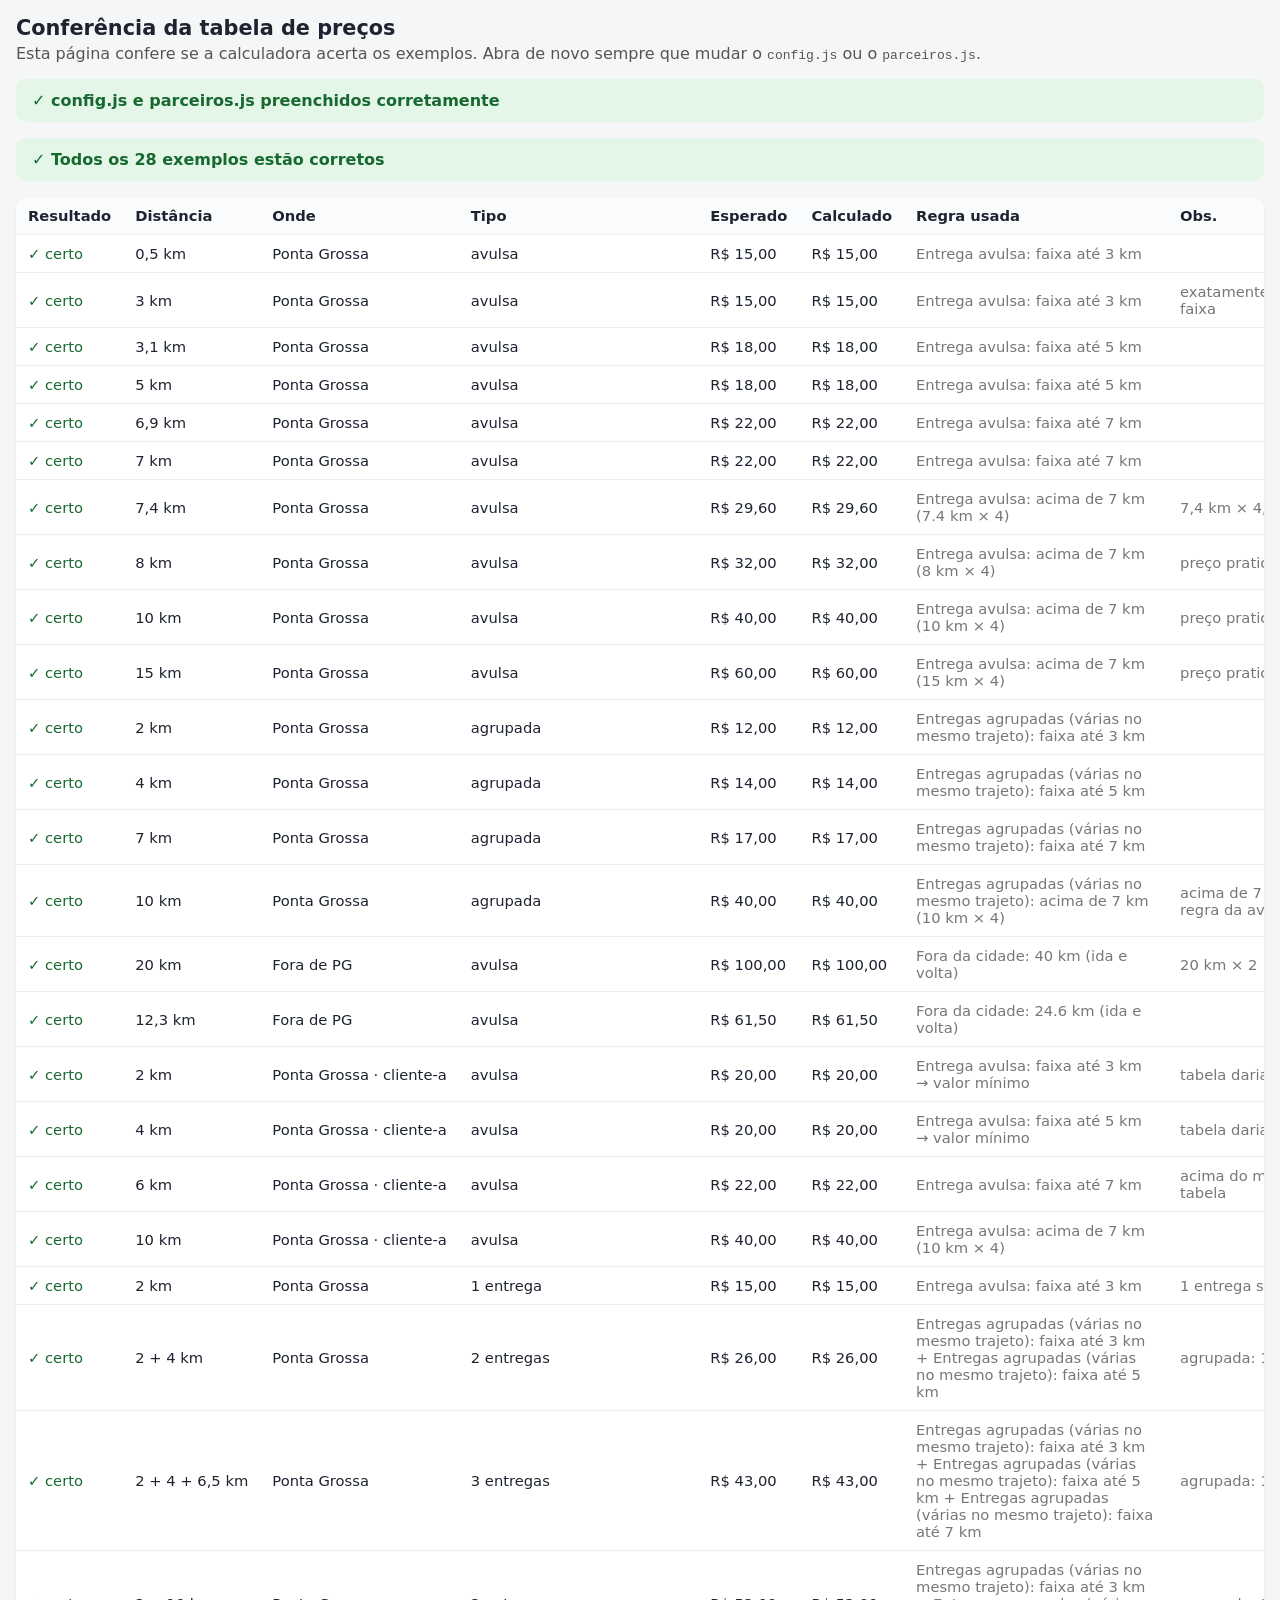
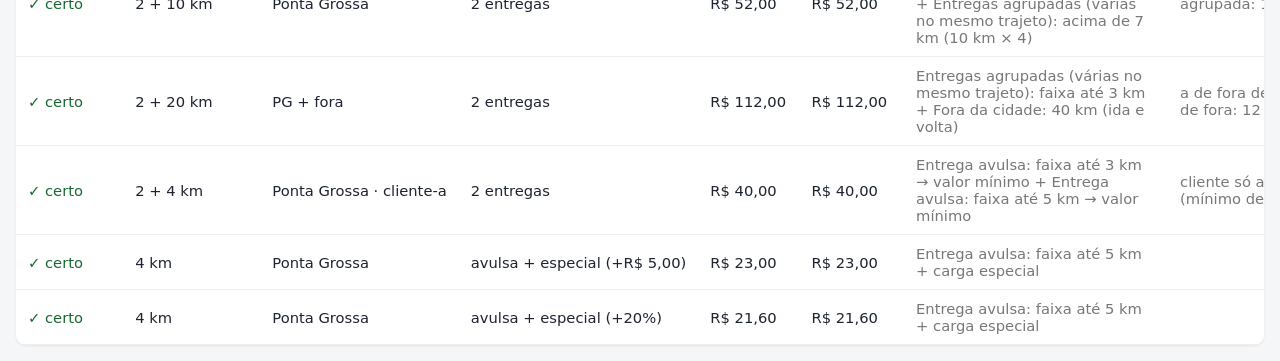
<file: calculadora-frete/testes.html>
<!doctype html>
<html lang="pt-BR">
<head>
  <meta charset="utf-8">
  <meta name="viewport" content="width=device-width, initial-scale=1">
  <title>Testes da tabela – LFM Transportes</title>
  <style>
    body { font-family: system-ui, -apple-system, "Segoe UI", Roboto, sans-serif; margin: 0; padding: 16px; background: #f5f6f8; color: #1d2330; }
    h1 { font-size: 1.3rem; margin: 0 0 4px; }
    p { margin: 0 0 16px; color: #555; }
    .resumo { padding: 12px 16px; border-radius: 10px; font-weight: 600; margin-bottom: 16px; }
    .resumo.ok { background: #e3f6e8; color: #17692f; }
    .resumo.falha { background: #fde7e7; color: #a11d1d; }
    .resumo.atencao { background: #fff4d6; color: #7a4f00; font-weight: 500; }
    .resumo ul { margin: 6px 0 0; padding-left: 20px; }
    .tabela { overflow-x: auto; background: #fff; border-radius: 10px; box-shadow: 0 1px 3px rgba(0,0,0,.08); }
    table { border-collapse: collapse; width: 100%; font-size: .92rem; }
    th, td { padding: 10px 12px; text-align: left; border-bottom: 1px solid #eee; white-space: nowrap; }
    th { background: #fafbfc; font-weight: 600; }
    tr.ok td:first-child { color: #17692f; }
    tr.falha { background: #fff4f4; }
    tr.falha td:first-child { color: #a11d1d; font-weight: 700; }
    .obs { color: #777; white-space: normal; min-width: 240px; }
  </style>
</head>
<body>
  <h1>Conferência da tabela de preços</h1>
  <p>Esta página confere se a calculadora acerta os exemplos. Abra de novo sempre que mudar o <code>config.js</code> ou o <code>parceiros.js</code>.</p>
  <div id="verificacao" class="resumo"></div>
  <div id="resumo" class="resumo"></div>
  <div class="tabela">
    <table>
      <thead><tr><th>Resultado</th><th>Distância</th><th>Onde</th><th>Tipo</th><th>Esperado</th><th>Calculado</th><th>Regra usada</th><th>Obs.</th></tr></thead>
      <tbody id="linhas"></tbody>
    </table>
  </div>

  <script src="config.js"></script>
  <script src="parceiros.js"></script>
  <script src="js/parceiro.js"></script>
  <script src="js/precos.js"></script>
  <script src="testes/casos.js"></script>
  <script src="testes/rodar-testes.js"></script>
  <script src="testes/verificar-config.js"></script>
  <script>
    (function () {
      var resumo = document.getElementById("resumo");
      var caixa = document.getElementById("verificacao");

      // 1) O arquivo nem carregou? (erro de digitação: vírgula no lugar de ponto, aspas faltando…)
      if (!window.LFM_CONFIG || !window.LFM_PARCEIROS) {
        caixa.className = "resumo falha";
        caixa.textContent = "✗ O arquivo " + (!window.LFM_CONFIG ? "config.js" : "parceiros.js") +
          " tem um erro de digitação e não carregou. Confira a última alteração: centavos com ponto (2.50), " +
          "vírgula no fim de cada linha, textos entre aspas. Dica: aperte F12 → Console para ver a linha do erro.";
        resumo.hidden = true;
        return;
      }

      // 2) Confere nomes e valores do config.js e do parceiros.js
      var avisos = LFM.verificarConfig(LFM_CONFIG, LFM_PARCEIROS);
      if (avisos.length) {
        caixa.className = "resumo atencao";
        caixa.textContent = "⚠ Confira no config.js / parceiros.js:";
        var ul = document.createElement("ul");
        avisos.forEach(function (a) { var li = document.createElement("li"); li.textContent = a; ul.appendChild(li); });
        caixa.appendChild(ul);
      } else {
        caixa.className = "resumo ok";
        caixa.textContent = "✓ config.js e parceiros.js preenchidos corretamente";
      }

      // 3) Confere os preços com os exemplos
      var f = LFM.precos.formatarReais;
      var res;
      try {
        res = LFM.rodarTestes(LFM_CONFIG, LFM.precos, LFM.casosDeTeste);
      } catch (e) {
        resumo.className = "resumo falha";
        resumo.textContent = "✗ Não foi possível calcular os exemplos: " + e.message;
        return;
      }
      var falhas = res.filter(function (t) { return !t.ok; }).length;
      resumo.className = "resumo " + (falhas ? "falha" : "ok");
      resumo.textContent = falhas
        ? "✗ " + falhas + " de " + res.length + " exemplos com valor diferente do esperado"
        : "✓ Todos os " + res.length + " exemplos estão corretos";

      var tbody = document.getElementById("linhas");
      res.forEach(function (t) {
        var c = t.caso, tr = document.createElement("tr");
        tr.className = t.ok ? "ok" : "falha";
        var d = LFM.descreverCaso(c);
        var tipo = d.tipo + (c.especial ? " + especial (" + (c.especial.tipo === "fixo" ? "+" + f(c.especial.valor) : "+" + c.especial.valor + "%") + ")" : "");
        [ t.ok ? "✓ certo" : "✗ errado",
          d.distancia,
          d.onde + (c.parceiro ? " · " + c.parceiro : ""),
          tipo, f(c.esperado), f(t.resultado.valor), t.resultado.regra, c.obs || ""
        ].forEach(function (txt, i) {
          var td = document.createElement("td");
          td.textContent = txt;
          if (i >= 6) td.className = "obs";
          tr.appendChild(td);
        });
        tbody.appendChild(tr);
      });
    })();
  </script>
</body>
</html>
</file>
